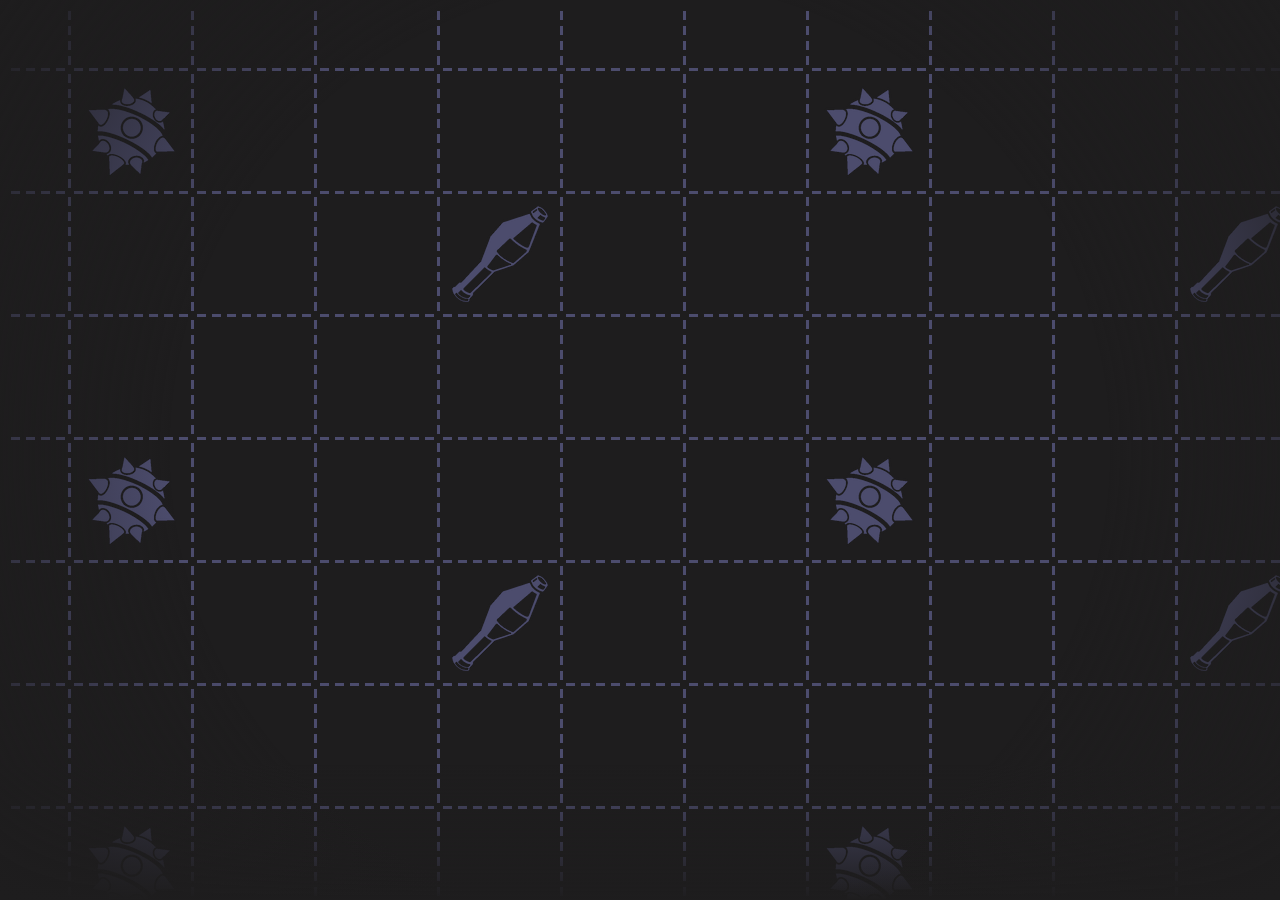
<file: jumple active background/index.html>
<!DOCTYPE html>
<html>
<!-- header -->
<head>
    <title>jumple css background</title>
    <link rel="stylesheet" href="main.css">
</head>
<!-- body -->
<body>
    <div id="background_container">
        <div id="background_pattern"></div>
    </div>
    <div id="background_gradient"></div>
</body>
</html>
</file>
<file: jumple active background/main.css>
body {
    background-color: #1E1D1E;
}

/* animation on firefox ignores subpixel rendering, rotation is one way to force it to */
@keyframes pan {
	0% {
	  transform: translateX(0) translateY(0) rotate(0.1deg);
	}
	100% {
	  transform: translateX(-738px) translateY(-738px) rotate(0.1deg);
	}
}

#background_container {
    overflow: hidden;
    position: fixed;
    height: 200%;
    width: 200%;
}

#background_pattern {
    background-image: url("mixedlarge.png");
    height: 100%;
    width: 100%;
    animation: pan 120s linear infinite;

}

#background_gradient {
    background: radial-gradient(circle at 50%, transparent 60%, #1E1D1E 100%),
				linear-gradient(to bottom, transparent 85%, #1E1D1E 100%);
	position: fixed;
    z-index: 1;
	left: 0px;
	top: 0px;
	width: 100%;
	height: 100%;
}
</file>
